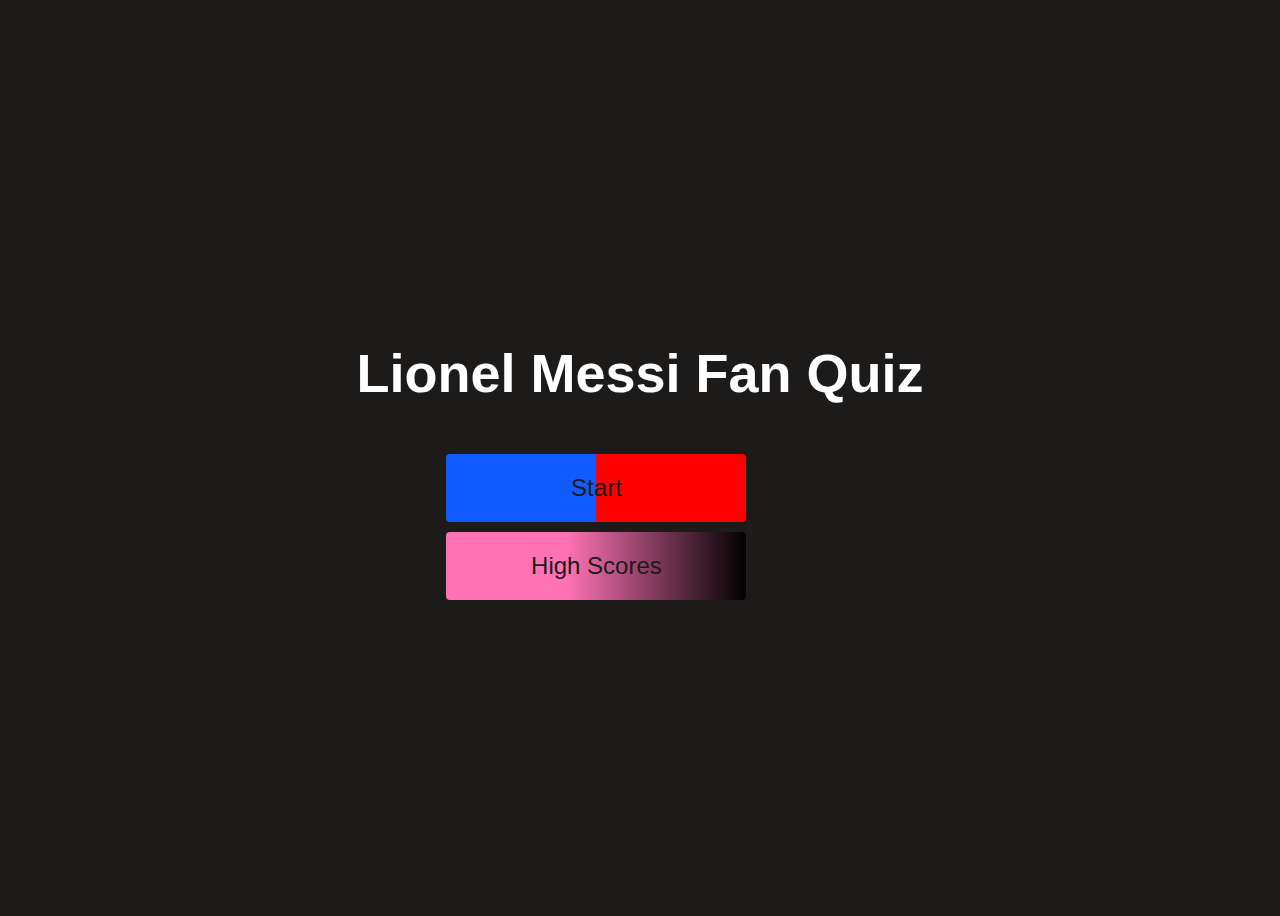
<file: index.html>
<!DOCTYPE html>
<html lang="en">
<head>
    <meta charset="UTF-8">
    <meta name="viewport" content="width=device-width, initial-scale=1.0">
    <title>Lionel Messi Online Quiz</title>
    <link rel="stylesheet" type="text/css" href="./style.css" />  
</head>
<body>
    <div class="container">
        <div id="home" class="flex-column flex-center">
            <h1>Lionel Messi Fan Quiz</h1>
            <a href="./quiz.html" class ="btn">Start</a>
            <a href="./highscores.html" id="highscore-btn" class="btn">High Scores</a>
        </div>
    </div>
</body>
</html>
</file>
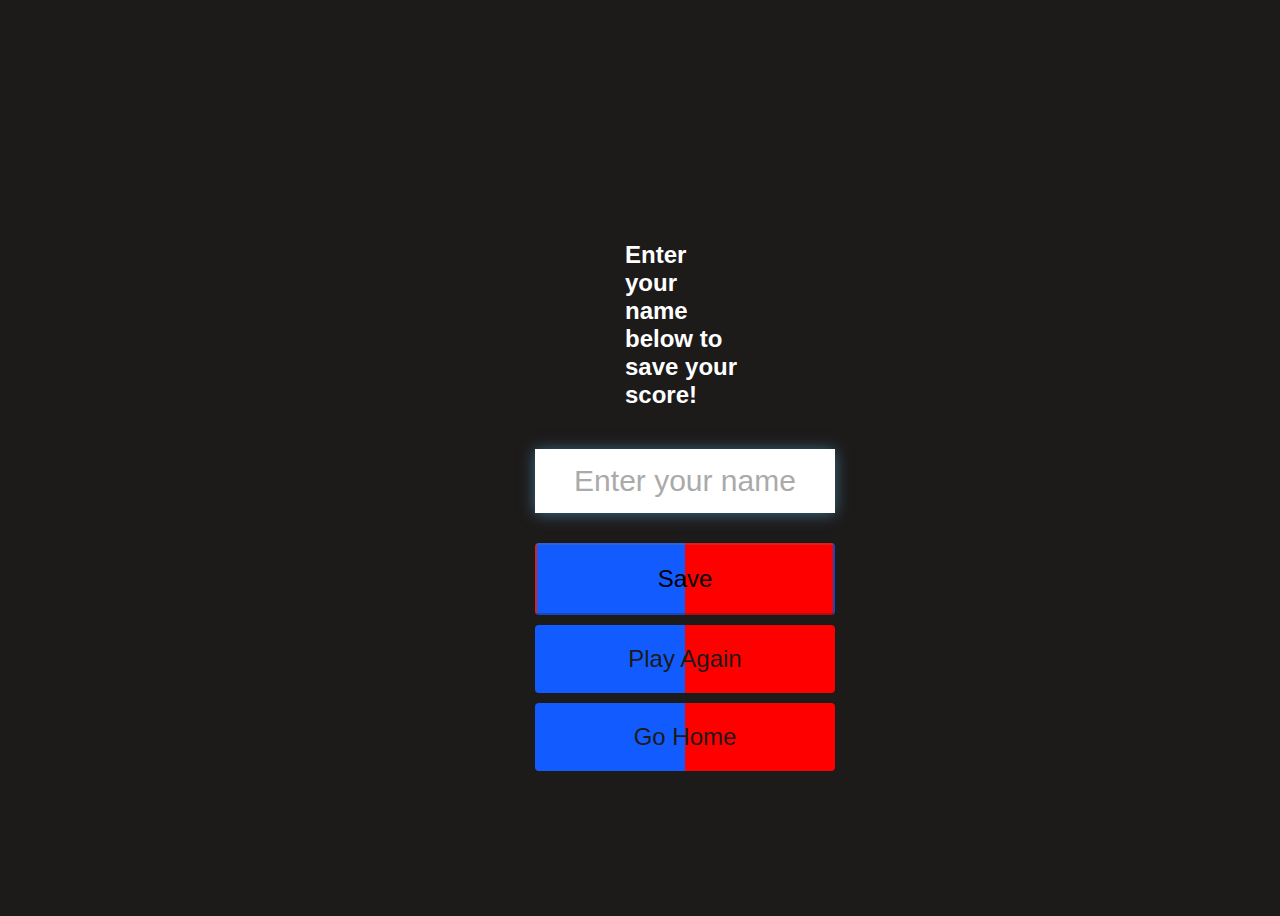
<file: end.html>
<!DOCTYPE html>
<html lang="en">
<head>
    <meta charset="UTF-8">
    <meta name="viewport" content="width=device-width, initial-scale=1.0">
    <title>Save,Play Again, Go Home Page</title>
    <link rel="stylesheet" href="./style.css">
</head>
<body>
    <div class="container">
        <div id="end" class="flex-center flex-column">
            <h1 id="finalScore">0</h1>
            <form class="end-form-container">
                <h2 id="end-text">Enter your name below to save your score!</h2>
                <input type="text" name="name" id="username" placeholder="Enter your name">
                    <button class="btn" id="saveScoreBtn" type="submit" onclick="saveHighScore(event)" disabled>Save</button>
                </form>
            <a href="./quiz.html" class="btn btn-align">Play Again</a>
            <a href="./index.html" class="btn btn-align">Go Home</a>
        </div>
    </div>
    <script src="end.js"></script>
</body>
</html>
</file>
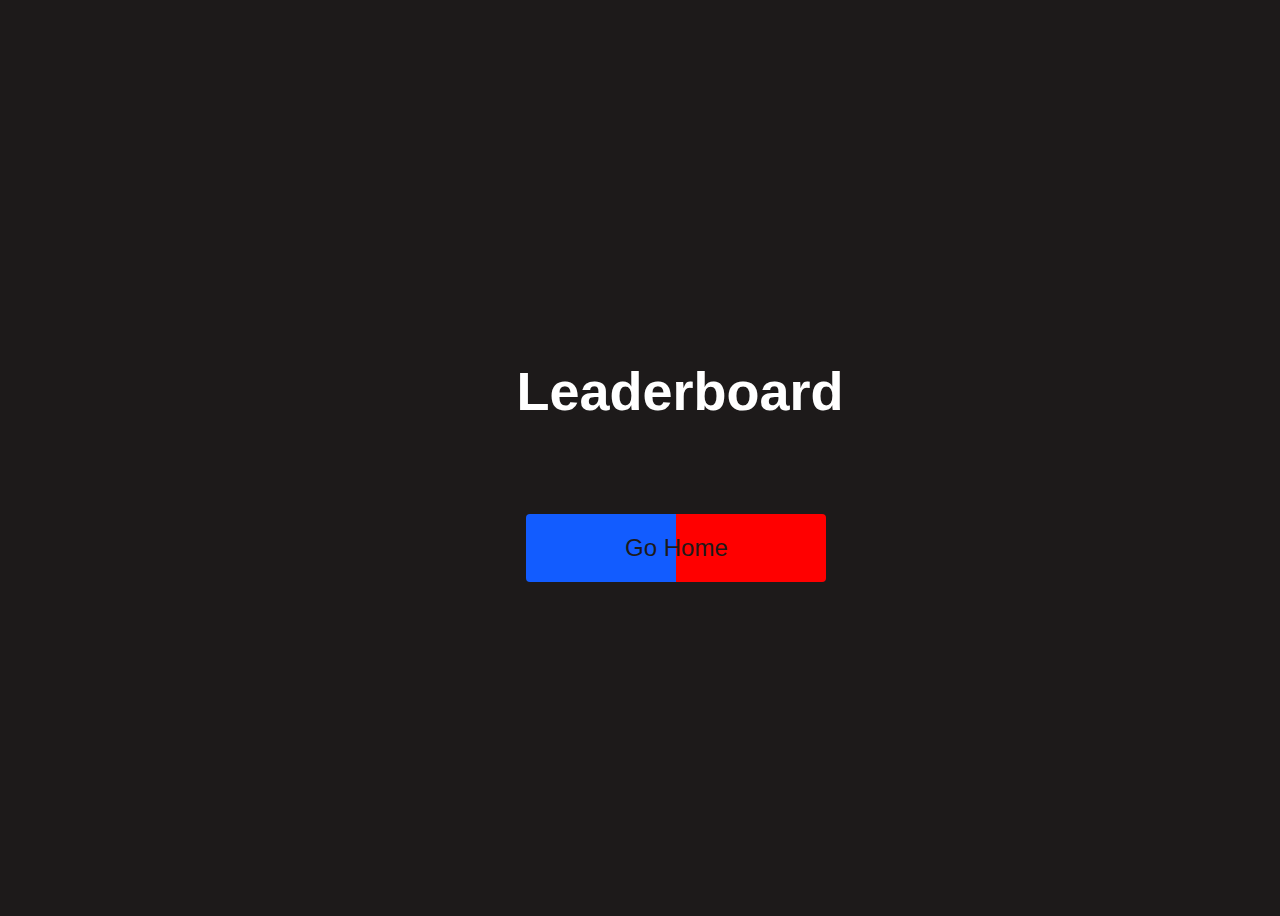
<file: highscores.html>
<!DOCTYPE html>
<html lang="en">
<head>
    <meta charset="UTF-8">
    <meta name="viewport" content="width=device-width, initial-scale=1.0">
    <title>Highscores Page</title>
    <link rel="stylesheet" href="./style.css">
    <link rel="stylesheet" href="./highscores.css">
</head>
<body>
    <div class="container">
        <div id="highScores" class="flex-center flex-column">
            <h1 id="finalScore">Leaderboard</h1>
            <ul id="highScoresList"></ul>
            <a href="./index.html" class="btn">Go Home</a>
        </div>
    </div>
    <script src="highscores.js"></script>
</body>
</html>
</file>
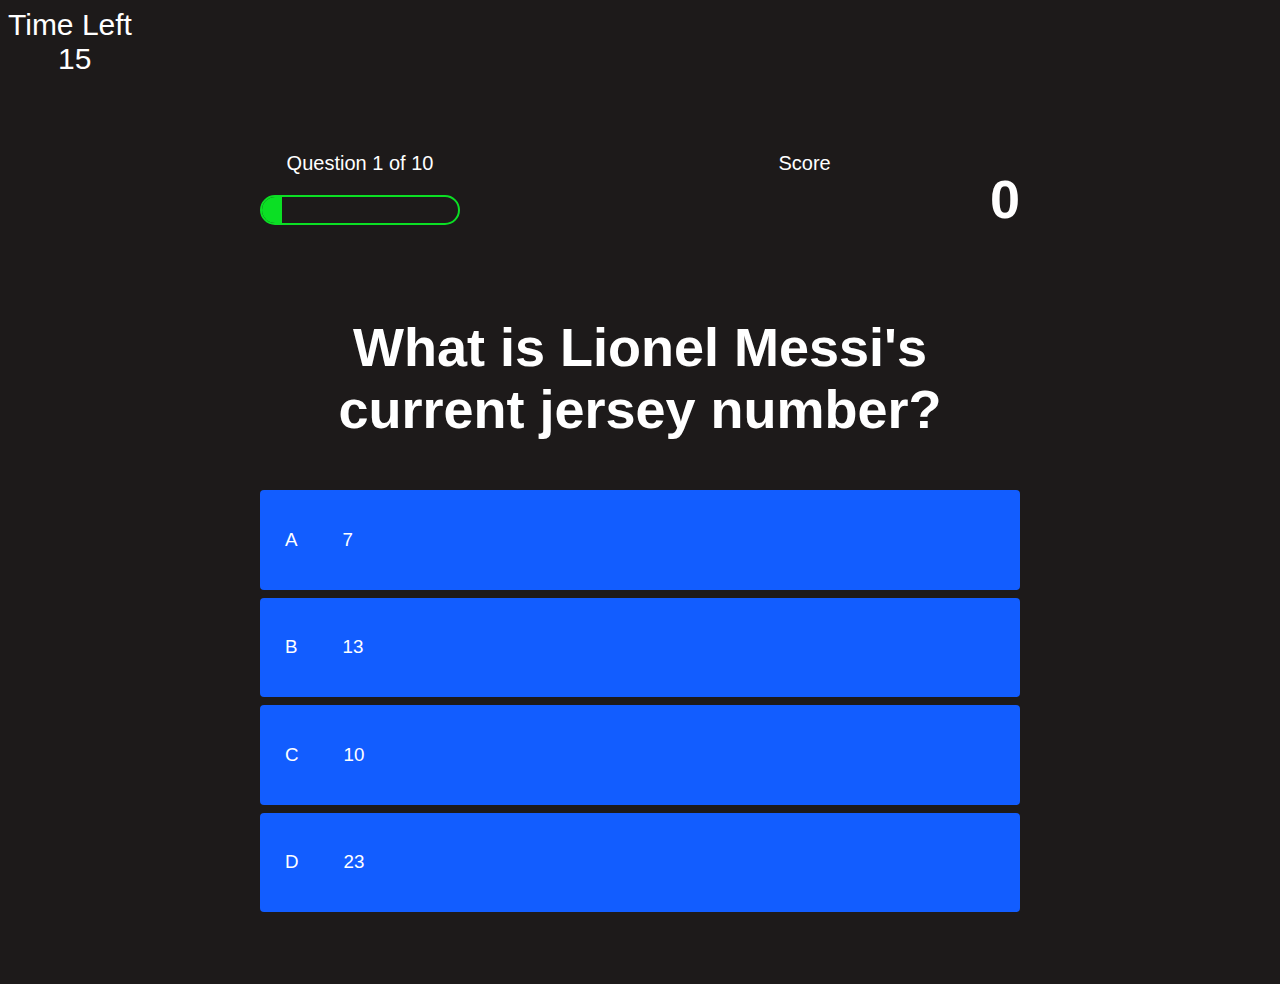
<file: quiz.html>
<!DOCTYPE html>
<html lang="en">
<head>
    <meta charset="UTF-8">
    <meta name="viewport" content="width=device-width, initial-scale=1.0">
    <title>Quiz Page</title>
    <link rel="stylesheet" href="./quiz.css">
    <link rel="stylesheet" href="./style.css">
</head>
<body>
    <header>
        <div class="timer">
            <div id="time-text"> Time Left</div>
            <div id="timer-display">15</div>
        </div>
    </header>

    <div class="container">
        <div id="game" class="justify-center flex-column">
            <div id="hud">
                <div class="hud-item">
                    <p id="progress-text" class="hud-prefix">
                       Question 
                    </p>
                    <div id="progress-bar">
                        <div id="progressBarFull"></div>
                    </div>
                </div>
                <div class="hud-item"></div>
                    <p class="hud-prefix">
                     Score
                    </p>
                    <h1 class="hud-main-text" id="score">
                     0
                    </h1>
            </div>
            <h1 id="question">Answer this Question</h1>
            <div class="choice-container">
                <p class="choice-prefix">A</p>
                <p class="choice-text" data-number="1">Choice 1</p>
            </div>
            <div class="choice-container">
                <p class="choice-prefix">B</p>
                <p class="choice-text" data-number="2">Choice 2</p>
            </div>
            <div class="choice-container">
                <p class="choice-prefix">C</p>
                <p class="choice-text" data-number="3">Choice 3</p>
            </div>
            <div class="choice-container">
                <p class="choice-prefix">D</p>
                <p class="choice-text" data-number="4">Choice 4</p>
            </div>
        </div>
    </div>
    <script src="quiz.js"></script>
</body>
</html>
</file>
<file: style.css>
/*Background color will be dark*/
:root {
    background-color: rgb(29,26,26)

}
/* All content will have a set border box, padding, font-size, and specific font*/
* {
    box-sizing: border-box;
    padding: 0;
    font-size: 62.5%;
    font-family:Impact, Haettenschweiler, 'Arial Narrow Bold', sans-serif;
}
/*Changed font-size, color, margin, and centered text on all h1 tags*/
h1 {
    font-size: 5.4rem;
    color: white;
    margin-bottom: 5rem;
    text-align: center;    
}
/*Font changed and also bottom margin on all h2 tags*/
h2 {
    font-size: 4.2rem;
    margin-bottom: 4rem;
}
/*The flexbox container will have full width and height, display set to flex, content centered
items will be centered, max width has been set, margin set to auto, and added padding*/
.container {
    width: 100vw;
    height: 100vh;
    display: flex;
    justify-content: center;
    align-items: center;
    max-width: 80rem;
    margin: 0 auto;
    padding: 2rem;
}
/*Flex column will be set to display flex and direction set to column*/
.flex-column{
    display: flex;
    flex-direction: column;   
}
/*Sets flex content class content to center*/
.flex-center {
    justify-content: center;
}
/*Set justify-center class content to center*/
.justify-center{
    justify-content: center;
}
/*Cneters text*/
.text-center {
    text-align: center;
}
/*hidden class will not show*/
.hidden {
    display:none;
}
/*Changed font size, padding, width, centered text, changed margins, no text decoration, changed color
background color changed, and  rounded the button*/
.btn {
    font-size: 2.4rem;
    padding: 2rem 0;
    width: 30rem;
    text-align: center;
    margin-bottom: 1rem;
    margin-left: 9rem;
    text-decoration: none;
    color: rgb(29,26,26);
    background: linear-gradient(90deg, rgb(18,92,255) 50%, rgb(255,0,0) 50%);
    border-radius: 4px;
}
/*When hover over button then pointer will appear, and have a box shadow of the color blue and will 
transform after 150ms*/
.btn:hover {
    cursor: pointer;
    box-shadow: 0 0.4rem 1.4rem 0 rgb(8, 114,244, 0.6);
    transition: transform 150ms;
    transform: scale (1.03);
}
/*The button will not allow the cursor, no shadow, and will not transform*/
.btn[disabled]:hover {
    cursor: not-allowed;
    box-shadow: none;
    transform: none;
}
/*background color was set of the highscore button*/
#highscore-btn{
    background: linear-gradient(90deg, rgb(255,115,180)40%, rgb(0,0,0)100%);
}
/*Once hover a box shadow will appear */
#highscore-btn:hover{
    box-shadow: 0 0.4rem 1.4rem 0 rgb(255,105,180);
}



/* End Page CSS*/


/*End page will have a set width, display flex, and all will be set to column, and text will be 
centered have a max width of 30rem*/
.end-form-container {
    width: 100%;
    display: flex;
    flex-direction: column;
    align-items: center;
    max-width: 30rem;
}
/*Will have a different bottom margin, width, padding, border, box shadow*/
input {
    margin-bottom: 1rem;
    width: 20rem;
    padding: 1.5rem;
    border: none;
    box-shadow: 0 0.1rem 1.4rem 0 rgba(86,185,235,0.5);
}
/*Placeholder will be a different color*/
input::placeholder {
    color: #aaa;
}
/*username will have a set width, margins, no outline, changed font size, and text will be 
centered*/
#username {
    width: 100%;
    margin-bottom: 3rem;
    outline: none;
    font-size: 3rem;
    text-align: center;
    margin-left: 18rem;
}
/*end page text will have a changed font-size, margin, and content will be centered, and font color will be changed*/
#end-text {
    font-size: 2.4rem;
    color: #fff;    
    margin-left: 18rem;
    justify-content: center;
}
/*Save high score button will have changed font-size, margin, and font color, and content will be centered*/
#saveScoreBtn {
    margin-left: 18rem;
    font-size: 2.4rem;
    color: black;
    justify-content: center;
    
}
/*button will be aligned to the center*/
.btn-align {
    justify-content: center;
}
/*final score text will have a changed margin*/
#finalScore {
    margin-left: 8rem;
}
</file>
<file: highscores.css>
/* Adding color to the text */
body {
    color: white;
}

/* Taking out bullet points and adding bottom margin and also putting everything in the center with a margin left of 11rem */
#highScoresList {
    list-style: none;
    margin-bottom: 4rem;
    justify-content: center;
    margin-left: 11rem;
}

/* Adding size and margin to the bottom of the text */
.high-score {
    font-size: 2.8rem;
    margin-bottom: 0.5rem;
}
</file>
<file: quiz.css>
/*All of the body will be changed to white text*/
body{
    color: white;
}
/*Font size chnaged on the timer*/
#time-text {
    font-size: 3rem;
}
/* Font changed and margin left changed on the timer*/
#timer-display {
    font-size: 3rem;
    margin-left: 5rem;
}
/*Set display to flex, added margins, and rounded corners, set a background color to blue, changed font font size and the width of all the choice boxes*/
.choice-container {
    display: flex;
    margin-bottom: 0.8rem;
    width: 100%;
    border-radius: 4px;
    background: rgb(18, 93, 255);
    font-size: 3rem;
    min-width: 60rem;
}
/*The cursor will be a pointer when hovered over and the choice box will have a set box shadow of blue* and also the scale will change and will transform after 100ms*/
.choice-container:hover{
    cursor: pointer;
    box-shadow: 0 0.4rem 1.4rem 0 rgba(6, 103, 247, 0.5);
    transform: scale(1.02);
    transform: transform 100ms;
}
/* choice text will have a set padding and be changed to have a text color of white*/
.choice-prefix {
    padding: 2rem 2.5rem;
    color: white;
}
/* Padding and width changed of the text in the choices*/
.choice-text {
    padding: 2rem;
    width: 100%;

}
/* When answer is right then it will be green*/
.correct{
    background-color: #00ff00;
}
/* When answer is wrong then it will be red*/
.incorrect{
    background-color: #ff0000;
}
/* diplay is set to flez and content has a space in between*/
#hud {
    display: flex;
    justify-content: space-between;
}

/* Set to center text and chnaged font-size*/
.hud-prefix{
    text-align: center;
    font-size: 2rem;
}
/* Set to center text*/
.hud-main-text {
    text-align: center;
}

/* Pregress bar has a set width, height, border with color, top margin, border-radius (roundness), and overflow to be hidden */
#progress-bar {
    width: 20rem;
    height: 3rem;
    border: 0.2rem solid rgb(11, 223, 36);
    margin-top: 2rem;
    border-radius: 50px;
    overflow:hidden;
}

/* progress height takes up space and progress bar will be green with a width of 0% */

#progressBarFull {
    height: 100%;
    background: rgb(11, 223, 36);
    width: 0%;
}

/*Adjusting size and compatability for mobile users */

@media screen and (max-width: 768px) {
    .choice-container {
        min-width: 40rem;
    }
    
}
</file>
